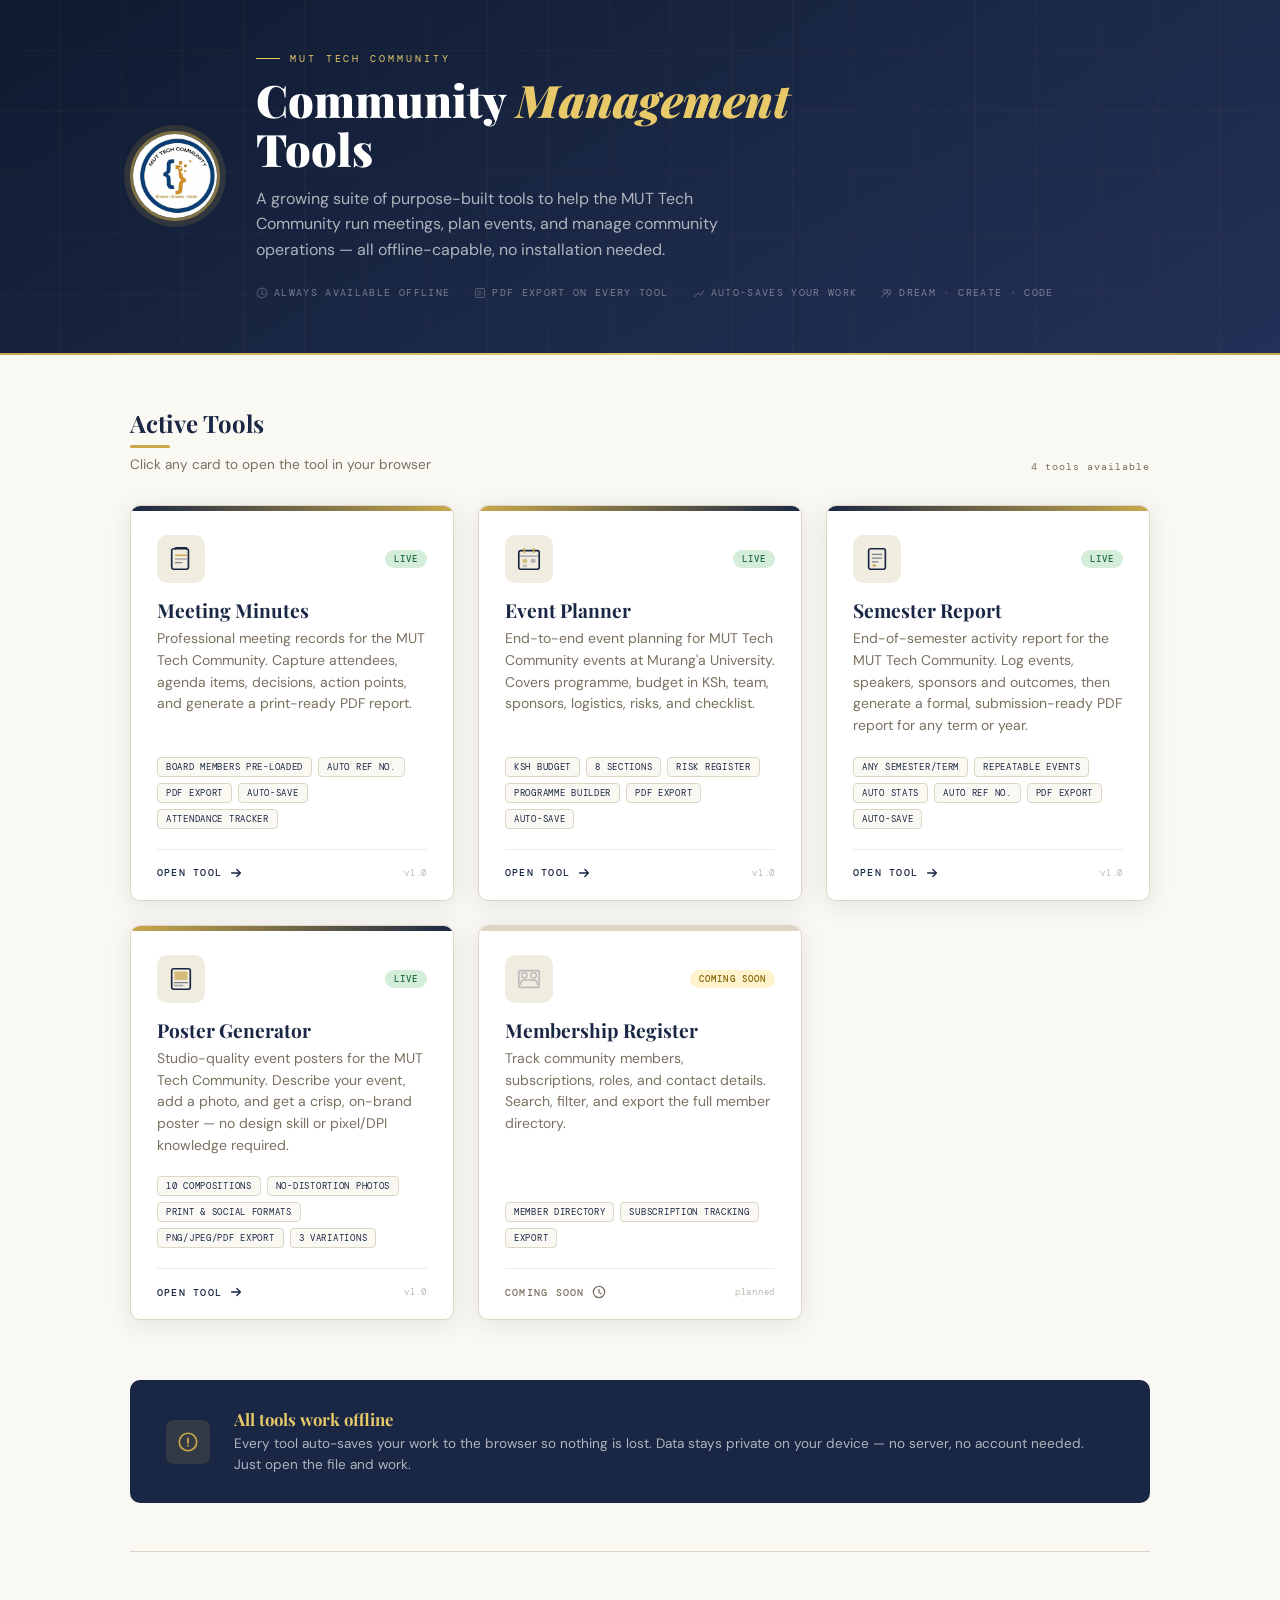
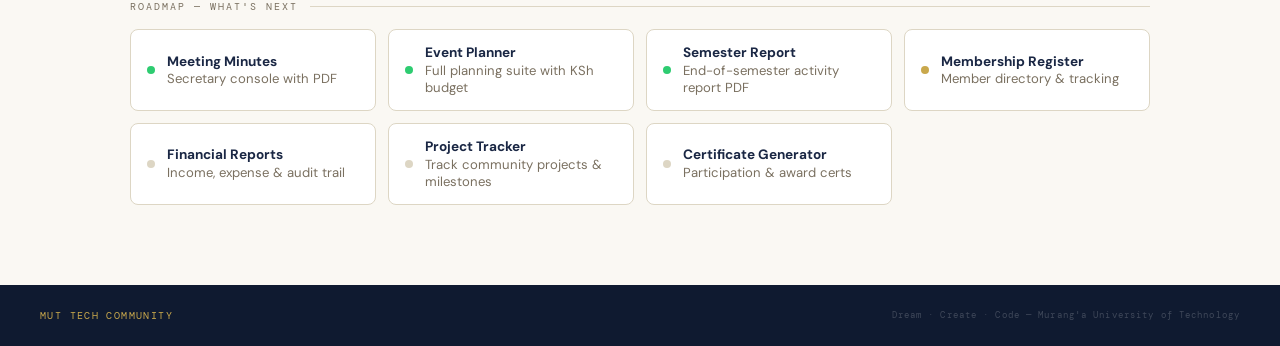
<file: index.html>
<!DOCTYPE html>
<html lang="en">
<head>
<meta charset="UTF-8"/>
<meta name="viewport" content="width=device-width, initial-scale=1.0"/>
<title>MUT Tech Community — Community Tools</title>
<link href="https://fonts.googleapis.com/css2?family=Playfair+Display:ital,wght@0,700;0,900;1,700&family=DM+Sans:wght@300;400;500;600&family=DM+Mono:wght@400;500&display=swap" rel="stylesheet"/>
<style>
*,*::before,*::after{box-sizing:border-box;margin:0;padding:0}

:root{
  --navy:#1a2744;
  --navy2:#243057;
  --navy3:#0f1a30;
  --gold:#c9a84c;
  --gold2:#e8c96a;
  --gold3:#f5dfa0;
  --cream:#faf8f3;
  --warm:#f0ece0;
  --border:#ddd6c4;
  --text:#1a1a1a;
  --muted:#7a7060;
  --white:#ffffff;
  --card-shadow:0 4px 24px rgba(26,39,68,0.10);
  --card-shadow-hover:0 12px 40px rgba(26,39,68,0.18);
}

html{scroll-behavior:smooth}

body{
  background:var(--cream);
  color:var(--text);
  font-family:'DM Sans',sans-serif;
  min-height:100vh;
  overflow-x:hidden;
}

/* ── HERO HEADER ── */
.hero{
  background:linear-gradient(150deg, var(--navy3) 0%, var(--navy) 50%, var(--navy2) 100%);
  color:var(--white);
  padding:0;
  position:relative;
  overflow:hidden;
}

/* Geometric background pattern */
.hero::before{
  content:'';
  position:absolute;
  inset:0;
  background-image:
    repeating-linear-gradient(0deg, transparent, transparent 60px, rgba(201,168,76,0.04) 60px, rgba(201,168,76,0.04) 61px),
    repeating-linear-gradient(90deg, transparent, transparent 60px, rgba(201,168,76,0.04) 60px, rgba(201,168,76,0.04) 61px);
  pointer-events:none;
}
.hero::after{
  content:'';
  position:absolute;
  bottom:-2px;left:0;right:0;height:4px;
  background:linear-gradient(90deg, var(--gold), var(--gold2), var(--gold));
}

.hero-inner{
  max-width:1100px;
  margin:0 auto;
  padding:52px 40px 56px;
  display:flex;
  align-items:center;
  gap:36px;
  position:relative;
  z-index:1;
}

.hero-logo-wrap{
  flex-shrink:0;
  width:90px;height:90px;
  border-radius:50%;
  border:3px solid rgba(201,168,76,0.6);
  overflow:hidden;
  box-shadow:0 0 0 6px rgba(201,168,76,0.15);
  animation:logoIn 0.7s cubic-bezier(.22,1,.36,1) both;
}
.hero-logo-wrap img{width:100%;height:100%;object-fit:cover}

@keyframes logoIn{from{opacity:0;transform:scale(0.7)}to{opacity:1;transform:scale(1)}}

.hero-text{animation:textIn 0.7s 0.12s cubic-bezier(.22,1,.36,1) both}
@keyframes textIn{from{opacity:0;transform:translateY(18px)}to{opacity:1;transform:translateY(0)}}

.hero-eyebrow{
  font-family:'DM Mono',monospace;
  font-size:0.65rem;
  letter-spacing:0.28em;
  text-transform:uppercase;
  color:var(--gold2);
  margin-bottom:10px;
  display:flex;
  align-items:center;
  gap:10px;
}
.hero-eyebrow::before{content:'';display:block;width:24px;height:1.5px;background:var(--gold2)}

.hero-title{
  font-family:'Playfair Display',serif;
  font-size:clamp(1.9rem,4vw,2.8rem);
  font-weight:900;
  line-height:1.1;
  margin-bottom:12px;
  color:var(--white);
}
.hero-title em{
  font-style:italic;
  color:var(--gold2);
}

.hero-tagline{
  font-size:1rem;
  color:rgba(255,255,255,0.65);
  max-width:520px;
  line-height:1.6;
  margin-bottom:24px;
}

.hero-meta{
  display:flex;
  gap:24px;
  flex-wrap:wrap;
}
.hero-meta-item{
  font-family:'DM Mono',monospace;
  font-size:0.6rem;
  letter-spacing:0.14em;
  text-transform:uppercase;
  color:rgba(255,255,255,0.4);
  display:flex;
  align-items:center;
  gap:6px;
}
.hero-meta-item svg{opacity:0.6}

/* ── MAIN CONTENT ── */
.content{
  max-width:1100px;
  margin:0 auto;
  padding:52px 40px 80px;
}

/* ── SECTION HEADER ── */
.section-header{
  margin-bottom:32px;
  display:flex;
  align-items:flex-end;
  justify-content:space-between;
  gap:16px;
}
.section-title{
  font-family:'Playfair Display',serif;
  font-size:1.5rem;
  font-weight:700;
  color:var(--navy);
  position:relative;
}
.section-title::after{
  content:'';
  display:block;
  margin-top:6px;
  width:40px;height:3px;
  background:var(--gold);
  border-radius:2px;
}
.section-sub{
  font-size:0.85rem;
  color:var(--muted);
  margin-top:8px;
  font-weight:400;
}
.section-count{
  font-family:'DM Mono',monospace;
  font-size:0.62rem;
  letter-spacing:0.1em;
  color:var(--muted);
  white-space:nowrap;
}

/* ── TOOLS GRID ── */
.tools-grid{
  display:grid;
  grid-template-columns:repeat(auto-fill, minmax(320px, 1fr));
  gap:24px;
  margin-bottom:60px;
}

/* ── TOOL CARD ── */
.tool-card{
  background:var(--white);
  border:1px solid var(--border);
  border-radius:10px;
  overflow:hidden;
  text-decoration:none;
  color:inherit;
  display:flex;
  flex-direction:column;
  box-shadow:var(--card-shadow);
  transition:transform 0.22s cubic-bezier(.22,1,.36,1), box-shadow 0.22s ease, border-color 0.22s ease;
  animation:cardIn 0.5s cubic-bezier(.22,1,.36,1) both;
}
.tool-card:hover{
  transform:translateY(-5px);
  box-shadow:var(--card-shadow-hover);
  border-color:var(--gold);
}

@keyframes cardIn{from{opacity:0;transform:translateY(24px)}to{opacity:1;transform:translateY(0)}}
.tool-card:nth-child(1){animation-delay:0.05s}
.tool-card:nth-child(2){animation-delay:0.12s}
.tool-card:nth-child(3){animation-delay:0.19s}
.tool-card:nth-child(4){animation-delay:0.26s}
.tool-card:nth-child(5){animation-delay:0.33s}
.tool-card:nth-child(6){animation-delay:0.40s}

.card-stripe{
  height:5px;
  background:linear-gradient(90deg, var(--navy), var(--gold));
}

.card-body{
  padding:24px 26px 20px;
  flex:1;
  display:flex;
  flex-direction:column;
}

.card-icon-row{
  display:flex;
  align-items:center;
  justify-content:space-between;
  margin-bottom:16px;
}

.card-icon{
  width:48px;height:48px;
  background:var(--warm);
  border-radius:10px;
  display:flex;
  align-items:center;
  justify-content:center;
  flex-shrink:0;
  transition:background 0.2s;
}
.tool-card:hover .card-icon{background:rgba(26,39,68,0.08)}

.card-status{
  font-family:'DM Mono',monospace;
  font-size:0.56rem;
  letter-spacing:0.12em;
  text-transform:uppercase;
  padding:3px 9px;
  border-radius:10px;
  font-weight:500;
}
.status-live{background:#d4edda;color:#1e6b3c}
.status-soon{background:#fff3cd;color:#856404}
.status-planned{background:var(--warm);color:var(--muted)}

.card-name{
  font-family:'Playfair Display',serif;
  font-size:1.2rem;
  font-weight:700;
  color:var(--navy);
  margin-bottom:6px;
  line-height:1.2;
}

.card-desc{
  font-size:0.875rem;
  color:var(--muted);
  line-height:1.55;
  flex:1;
  margin-bottom:20px;
}

.card-features{
  display:flex;
  flex-wrap:wrap;
  gap:6px;
  margin-bottom:20px;
}
.feature-tag{
  font-family:'DM Mono',monospace;
  font-size:0.56rem;
  letter-spacing:0.08em;
  text-transform:uppercase;
  background:var(--cream);
  border:1px solid var(--border);
  color:var(--navy);
  padding:3px 8px;
  border-radius:4px;
}

.card-footer{
  border-top:1px solid var(--warm);
  padding-top:16px;
  display:flex;
  align-items:center;
  justify-content:space-between;
}
.card-open-btn{
  font-family:'DM Mono',monospace;
  font-size:0.65rem;
  letter-spacing:0.12em;
  text-transform:uppercase;
  color:var(--navy);
  font-weight:500;
  display:flex;
  align-items:center;
  gap:7px;
  transition:gap 0.2s;
}
.tool-card:hover .card-open-btn{gap:11px}
.card-open-btn svg{transition:transform 0.2s}
.tool-card:hover .card-open-btn svg{transform:translateX(3px)}

.card-version{
  font-family:'DM Mono',monospace;
  font-size:0.55rem;
  color:rgba(122,112,96,0.5);
  letter-spacing:0.08em;
}

/* ── COMING SOON CARD ── */
.tool-card.coming-soon{
  opacity:0.6;
  pointer-events:none;
  cursor:default;
}
.tool-card.coming-soon:hover{
  transform:none;
  box-shadow:var(--card-shadow);
  border-color:var(--border);
}

/* ── DIVIDER ── */
.divider{
  border:none;
  border-top:1px solid var(--border);
  margin:48px 0;
}

/* ── INFO STRIP ── */
.info-strip{
  background:var(--navy);
  border-radius:10px;
  padding:28px 36px;
  display:flex;
  align-items:center;
  gap:24px;
  color:var(--white);
}
.info-strip-icon{
  width:44px;height:44px;flex-shrink:0;
  background:rgba(201,168,76,0.15);
  border-radius:8px;
  display:flex;align-items:center;justify-content:center;
}
.info-strip h3{
  font-family:'Playfair Display',serif;
  font-size:1.05rem;
  font-weight:700;
  margin-bottom:4px;
  color:var(--gold2);
}
.info-strip p{font-size:0.85rem;color:rgba(255,255,255,0.65);line-height:1.5}

/* ── ROADMAP ── */
.roadmap{
  margin-top:48px;
}
.roadmap-title{
  font-family:'DM Mono',monospace;
  font-size:0.62rem;
  letter-spacing:0.2em;
  text-transform:uppercase;
  color:var(--muted);
  margin-bottom:16px;
  display:flex;
  align-items:center;
  gap:12px;
}
.roadmap-title::after{content:'';flex:1;height:1px;background:var(--border)}

.roadmap-grid{
  display:grid;
  grid-template-columns:repeat(auto-fill,minmax(200px,1fr));
  gap:12px;
}
.roadmap-item{
  background:var(--white);
  border:1px solid var(--border);
  border-radius:8px;
  padding:14px 16px;
  display:flex;
  align-items:center;
  gap:12px;
}
.roadmap-dot{
  width:8px;height:8px;flex-shrink:0;
  border-radius:50%;
}
.dot-planned{background:var(--border)}
.dot-soon{background:var(--gold)}
.dot-live{background:#2ecc71}

.roadmap-label{
  font-size:0.82rem;
  color:var(--muted);
  line-height:1.3;
}
.roadmap-label strong{color:var(--navy);display:block;font-size:0.85rem}

/* ── FOOTER ── */
.site-footer{
  background:var(--navy3);
  color:rgba(255,255,255,0.4);
  padding:24px 40px;
  display:flex;
  align-items:center;
  justify-content:space-between;
  gap:16px;
  flex-wrap:wrap;
}
.footer-brand{
  font-family:'DM Mono',monospace;
  font-size:0.62rem;
  letter-spacing:0.14em;
  text-transform:uppercase;
  color:var(--gold);
}
.footer-tagline{
  font-family:'DM Mono',monospace;
  font-size:0.58rem;
  letter-spacing:0.12em;
  opacity:0.5;
}

/* ── RESPONSIVE ── */
@media(max-width:640px){
  .hero-inner{flex-direction:column;text-align:center;padding:36px 20px 40px}
  .hero-eyebrow{justify-content:center}
  .content{padding:36px 20px 60px}
  .tools-grid{grid-template-columns:1fr}
  .section-header{flex-direction:column;align-items:flex-start}
  .info-strip{flex-direction:column;text-align:center}
  .site-footer{flex-direction:column;text-align:center}
}
</style>
</head>
<body>

<!-- ═══════════════ HERO ═══════════════ -->
<header class="hero">
  <div class="hero-inner">
    <div class="hero-logo-wrap">
      <img src="[data-uri]" alt="MUT Tech Community Logo"/>
    </div>
    <div class="hero-text">
      <div class="hero-eyebrow">MUT Tech Community</div>
      <h1 class="hero-title">Community <em>Management</em><br/>Tools</h1>
      <p class="hero-tagline">A growing suite of purpose-built tools to help the MUT Tech Community run meetings, plan events, and manage community operations — all offline-capable, no installation needed.</p>
      <div class="hero-meta">
        <span class="hero-meta-item">
          <svg width="12" height="12" viewBox="0 0 16 16" fill="none"><circle cx="8" cy="8" r="6.5" stroke="currentColor" stroke-width="1.4"/><path d="M8 4v4.5l3 1.5" stroke="currentColor" stroke-width="1.4" stroke-linecap="round"/></svg>
          Always available offline
        </span>
        <span class="hero-meta-item">
          <svg width="12" height="12" viewBox="0 0 16 16" fill="none"><rect x="2" y="2" width="12" height="12" rx="2" stroke="currentColor" stroke-width="1.4"/><path d="M5 8h6M5 5.5h4M5 10.5h3" stroke="currentColor" stroke-width="1.3" stroke-linecap="round"/></svg>
          PDF export on every tool
        </span>
        <span class="hero-meta-item">
          <svg width="12" height="12" viewBox="0 0 16 16" fill="none"><path d="M2 13l5-5 3 3 4-6" stroke="currentColor" stroke-width="1.4" stroke-linecap="round" stroke-linejoin="round"/></svg>
          Auto-saves your work
        </span>
        <span class="hero-meta-item">
          <svg width="12" height="12" viewBox="0 0 16 16" fill="none"><circle cx="5.5" cy="6" r="2.5" stroke="currentColor" stroke-width="1.4"/><circle cx="10.5" cy="6" r="2.5" stroke="currentColor" stroke-width="1.4"/><path d="M1 14c0-2.5 2-4.5 4.5-4.5M8 14c0-2.5 2-4.5 4.5-4.5" stroke="currentColor" stroke-width="1.3" stroke-linecap="round"/></svg>
          Dream · Create · Code
        </span>
      </div>
    </div>
  </div>
</header>

<!-- ═══════════════ MAIN CONTENT ═══════════════ -->
<main class="content">

  <!-- Active Tools -->
  <div class="section-header">
    <div>
      <div class="section-title">Active Tools</div>
      <div class="section-sub">Click any card to open the tool in your browser</div>
    </div>
    <span class="section-count" id="tool-count">4 tools available</span>
  </div>

  <div class="tools-grid" id="tools-grid">

    <!-- ── MEETING MINUTES ── -->
    <a class="tool-card" href="meeting-minutes/index.html">
      <div class="card-stripe"></div>
      <div class="card-body">
        <div class="card-icon-row">
          <div class="card-icon">
            <svg width="26" height="26" viewBox="0 0 28 28" fill="none">
              <rect x="4" y="3" width="18" height="22" rx="2" stroke="#1a2744" stroke-width="1.8"/>
              <path d="M8 4V2.5A.5.5 0 018.5 2h11a.5.5 0 01.5.5V4" stroke="#1a2744" stroke-width="1.6"/>
              <line x1="8" y1="10" x2="20" y2="10" stroke="#c9a84c" stroke-width="1.5" stroke-linecap="round"/>
              <line x1="8" y1="14" x2="20" y2="14" stroke="#1a2744" stroke-width="1.3" stroke-linecap="round" opacity="0.5"/>
              <line x1="8" y1="18" x2="15" y2="18" stroke="#1a2744" stroke-width="1.3" stroke-linecap="round" opacity="0.5"/>
            </svg>
          </div>
          <span class="card-status status-live">Live</span>
        </div>
        <div class="card-name">Meeting Minutes</div>
        <div class="card-desc">Professional meeting records for the MUT Tech Community. Capture attendees, agenda items, decisions, action points, and generate a print-ready PDF report.</div>
        <div class="card-features">
          <span class="feature-tag">Board Members Pre-loaded</span>
          <span class="feature-tag">Auto Ref No.</span>
          <span class="feature-tag">PDF Export</span>
          <span class="feature-tag">Auto-save</span>
          <span class="feature-tag">Attendance Tracker</span>
        </div>
        <div class="card-footer">
          <span class="card-open-btn">
            Open Tool
            <svg width="14" height="14" viewBox="0 0 16 16" fill="none"><path d="M3 8h10M9 4l4 4-4 4" stroke="currentColor" stroke-width="1.6" stroke-linecap="round" stroke-linejoin="round"/></svg>
          </span>
          <span class="card-version">v1.0</span>
        </div>
      </div>
    </a>

    <!-- ── EVENT PLANNER ── -->
    <a class="tool-card" href="event-planner/index.html">
      <div class="card-stripe" style="background:linear-gradient(90deg,#c9a84c,#1a2744)"></div>
      <div class="card-body">
        <div class="card-icon-row">
          <div class="card-icon">
            <svg width="26" height="26" viewBox="0 0 28 28" fill="none">
              <rect x="3" y="5" width="22" height="20" rx="2" stroke="#1a2744" stroke-width="1.8"/>
              <path d="M9 3v4M19 3v4" stroke="#c9a84c" stroke-width="1.8" stroke-linecap="round"/>
              <line x1="3" y1="11" x2="25" y2="11" stroke="#1a2744" stroke-width="1.4" opacity="0.4"/>
              <rect x="7" y="14" width="5" height="4" rx="1" fill="#c9a84c" opacity="0.7"/>
              <rect x="16" y="14" width="5" height="4" rx="1" fill="#1a2744" opacity="0.3"/>
              <rect x="7" y="20" width="5" height="3" rx="1" fill="#1a2744" opacity="0.2"/>
            </svg>
          </div>
          <span class="card-status status-live">Live</span>
        </div>
        <div class="card-name">Event Planner</div>
        <div class="card-desc">End-to-end event planning for MUT Tech Community events at Murang'a University. Covers programme, budget in KSh, team, sponsors, logistics, risks, and checklist.</div>
        <div class="card-features">
          <span class="feature-tag">KSh Budget</span>
          <span class="feature-tag">8 Sections</span>
          <span class="feature-tag">Risk Register</span>
          <span class="feature-tag">Programme Builder</span>
          <span class="feature-tag">PDF Export</span>
          <span class="feature-tag">Auto-save</span>
        </div>
        <div class="card-footer">
          <span class="card-open-btn">
            Open Tool
            <svg width="14" height="14" viewBox="0 0 16 16" fill="none"><path d="M3 8h10M9 4l4 4-4 4" stroke="currentColor" stroke-width="1.6" stroke-linecap="round" stroke-linejoin="round"/></svg>
          </span>
          <span class="card-version">v1.0</span>
        </div>
      </div>
    </a>

    <!-- ── SEMESTER REPORT ── -->
    <a class="tool-card" href="semester-report/index.html">
      <div class="card-stripe" style="background:linear-gradient(90deg,#1a2744,#c9a84c)"></div>
      <div class="card-body">
        <div class="card-icon-row">
          <div class="card-icon">
            <svg width="26" height="26" viewBox="0 0 28 28" fill="none">
              <rect x="5" y="3" width="18" height="22" rx="2" stroke="#1a2744" stroke-width="1.8"/>
              <path d="M9 9h10M9 13h10M9 17h6" stroke="#1a2744" stroke-width="1.4" stroke-linecap="round" opacity="0.55"/>
              <rect x="9" y="20" width="4" height="2.2" rx="0.5" fill="#c9a84c"/>
            </svg>
          </div>
          <span class="card-status status-live">Live</span>
        </div>
        <div class="card-name">Semester Report</div>
        <div class="card-desc">End-of-semester activity report for the MUT Tech Community. Log events, speakers, sponsors and outcomes, then generate a formal, submission-ready PDF report for any term or year.</div>
        <div class="card-features">
          <span class="feature-tag">Any Semester/Term</span>
          <span class="feature-tag">Repeatable Events</span>
          <span class="feature-tag">Auto Stats</span>
          <span class="feature-tag">Auto Ref No.</span>
          <span class="feature-tag">PDF Export</span>
          <span class="feature-tag">Auto-save</span>
        </div>
        <div class="card-footer">
          <span class="card-open-btn">
            Open Tool
            <svg width="14" height="14" viewBox="0 0 16 16" fill="none"><path d="M3 8h10M9 4l4 4-4 4" stroke="currentColor" stroke-width="1.6" stroke-linecap="round" stroke-linejoin="round"/></svg>
          </span>
          <span class="card-version">v1.0</span>
        </div>
      </div>
    </a>

    <!-- ── POSTER GENERATOR ── -->
    <a class="tool-card" href="poster-generator/index.html">
      <div class="card-stripe" style="background:linear-gradient(90deg,#c9a84c,#1a2744)"></div>
      <div class="card-body">
        <div class="card-icon-row">
          <div class="card-icon">
            <svg width="26" height="26" viewBox="0 0 28 28" fill="none">
              <rect x="4" y="3" width="20" height="22" rx="2" stroke="#1a2744" stroke-width="1.8"/>
              <rect x="7" y="6" width="14" height="9" rx="1" fill="#c9a84c" opacity="0.7"/>
              <line x1="7" y1="18" x2="21" y2="18" stroke="#1a2744" stroke-width="1.4" stroke-linecap="round" opacity="0.55"/>
              <line x1="7" y1="21" x2="16" y2="21" stroke="#1a2744" stroke-width="1.4" stroke-linecap="round" opacity="0.35"/>
            </svg>
          </div>
          <span class="card-status status-live">Live</span>
        </div>
        <div class="card-name">Poster Generator</div>
        <div class="card-desc">Studio-quality event posters for the MUT Tech Community. Describe your event, add a photo, and get a crisp, on-brand poster — no design skill or pixel/DPI knowledge required.</div>
        <div class="card-features">
          <span class="feature-tag">10 Compositions</span>
          <span class="feature-tag">No-Distortion Photos</span>
          <span class="feature-tag">Print &amp; Social Formats</span>
          <span class="feature-tag">PNG/JPEG/PDF Export</span>
          <span class="feature-tag">3 Variations</span>
        </div>
        <div class="card-footer">
          <span class="card-open-btn">
            Open Tool
            <svg width="14" height="14" viewBox="0 0 16 16" fill="none"><path d="M3 8h10M9 4l4 4-4 4" stroke="currentColor" stroke-width="1.6" stroke-linecap="round" stroke-linejoin="round"/></svg>
          </span>
          <span class="card-version">v1.0</span>
        </div>
      </div>
    </a>

    <!-- ── COMING SOON PLACEHOLDER ── (example of how to add new tools) -->
    <div class="tool-card coming-soon" aria-disabled="true">
      <div class="card-stripe" style="background:var(--border)"></div>
      <div class="card-body">
        <div class="card-icon-row">
          <div class="card-icon">
            <svg width="26" height="26" viewBox="0 0 28 28" fill="none">
              <rect x="3" y="5" width="22" height="18" rx="2" stroke="#bbb" stroke-width="1.8"/>
              <circle cx="9" cy="10" r="3" stroke="#bbb" stroke-width="1.5"/>
              <circle cx="19" cy="10" r="3" stroke="#bbb" stroke-width="1.5"/>
              <path d="M5 20c0-3.3 1.8-5 4-5h10c2.2 0 4 1.7 4 5" stroke="#bbb" stroke-width="1.5" stroke-linecap="round"/>
            </svg>
          </div>
          <span class="card-status status-soon">Coming Soon</span>
        </div>
        <div class="card-name">Membership Register</div>
        <div class="card-desc">Track community members, subscriptions, roles, and contact details. Search, filter, and export the full member directory.</div>
        <div class="card-features">
          <span class="feature-tag">Member Directory</span>
          <span class="feature-tag">Subscription Tracking</span>
          <span class="feature-tag">Export</span>
        </div>
        <div class="card-footer">
          <span class="card-open-btn" style="color:var(--muted)">
            Coming Soon
            <svg width="14" height="14" viewBox="0 0 16 16" fill="none"><circle cx="8" cy="8" r="6.5" stroke="currentColor" stroke-width="1.4"/><path d="M8 5v3.5l2.5 1.5" stroke="currentColor" stroke-width="1.4" stroke-linecap="round"/></svg>
          </span>
          <span class="card-version">planned</span>
        </div>
      </div>
    </div>

  </div><!-- end tools-grid -->

  <!-- Info strip -->
  <div class="info-strip">
    <div class="info-strip-icon">
      <svg width="22" height="22" viewBox="0 0 24 24" fill="none">
        <circle cx="12" cy="12" r="9.5" stroke="#c9a84c" stroke-width="1.8"/>
        <path d="M12 8v5" stroke="#c9a84c" stroke-width="2" stroke-linecap="round"/>
        <circle cx="12" cy="16" r="1" fill="#c9a84c"/>
      </svg>
    </div>
    <div>
      <h3>All tools work offline</h3>
      <p>Every tool auto-saves your work to the browser so nothing is lost. Data stays private on your device — no server, no account needed. Just open the file and work.</p>
    </div>
  </div>

  <hr class="divider"/>

  <!-- Roadmap -->
  <div class="roadmap">
    <div class="roadmap-title">Roadmap — What's Next</div>
    <div class="roadmap-grid">
      <div class="roadmap-item"><span class="roadmap-dot dot-live"></span><div class="roadmap-label"><strong>Meeting Minutes</strong>Secretary console with PDF</div></div>
      <div class="roadmap-item"><span class="roadmap-dot dot-live"></span><div class="roadmap-label"><strong>Event Planner</strong>Full planning suite with KSh budget</div></div>
      <div class="roadmap-item"><span class="roadmap-dot dot-live"></span><div class="roadmap-label"><strong>Semester Report</strong>End-of-semester activity report PDF</div></div>
      <div class="roadmap-item"><span class="roadmap-dot dot-soon"></span><div class="roadmap-label"><strong>Membership Register</strong>Member directory & tracking</div></div>
      <div class="roadmap-item"><span class="roadmap-dot dot-planned"></span><div class="roadmap-label"><strong>Financial Reports</strong>Income, expense & audit trail</div></div>
      <div class="roadmap-item"><span class="roadmap-dot dot-planned"></span><div class="roadmap-label"><strong>Project Tracker</strong>Track community projects & milestones</div></div>
      <div class="roadmap-item"><span class="roadmap-dot dot-planned"></span><div class="roadmap-label"><strong>Certificate Generator</strong>Participation & award certs</div></div>
    </div>
  </div>

</main>

<!-- ═══════════════ FOOTER ═══════════════ -->
<footer class="site-footer">
  <span class="footer-brand">MUT Tech Community</span>
  <span class="footer-tagline">Dream · Create · Code — Murang'a University of Technology</span>
</footer>

</body>
</html>
</file>
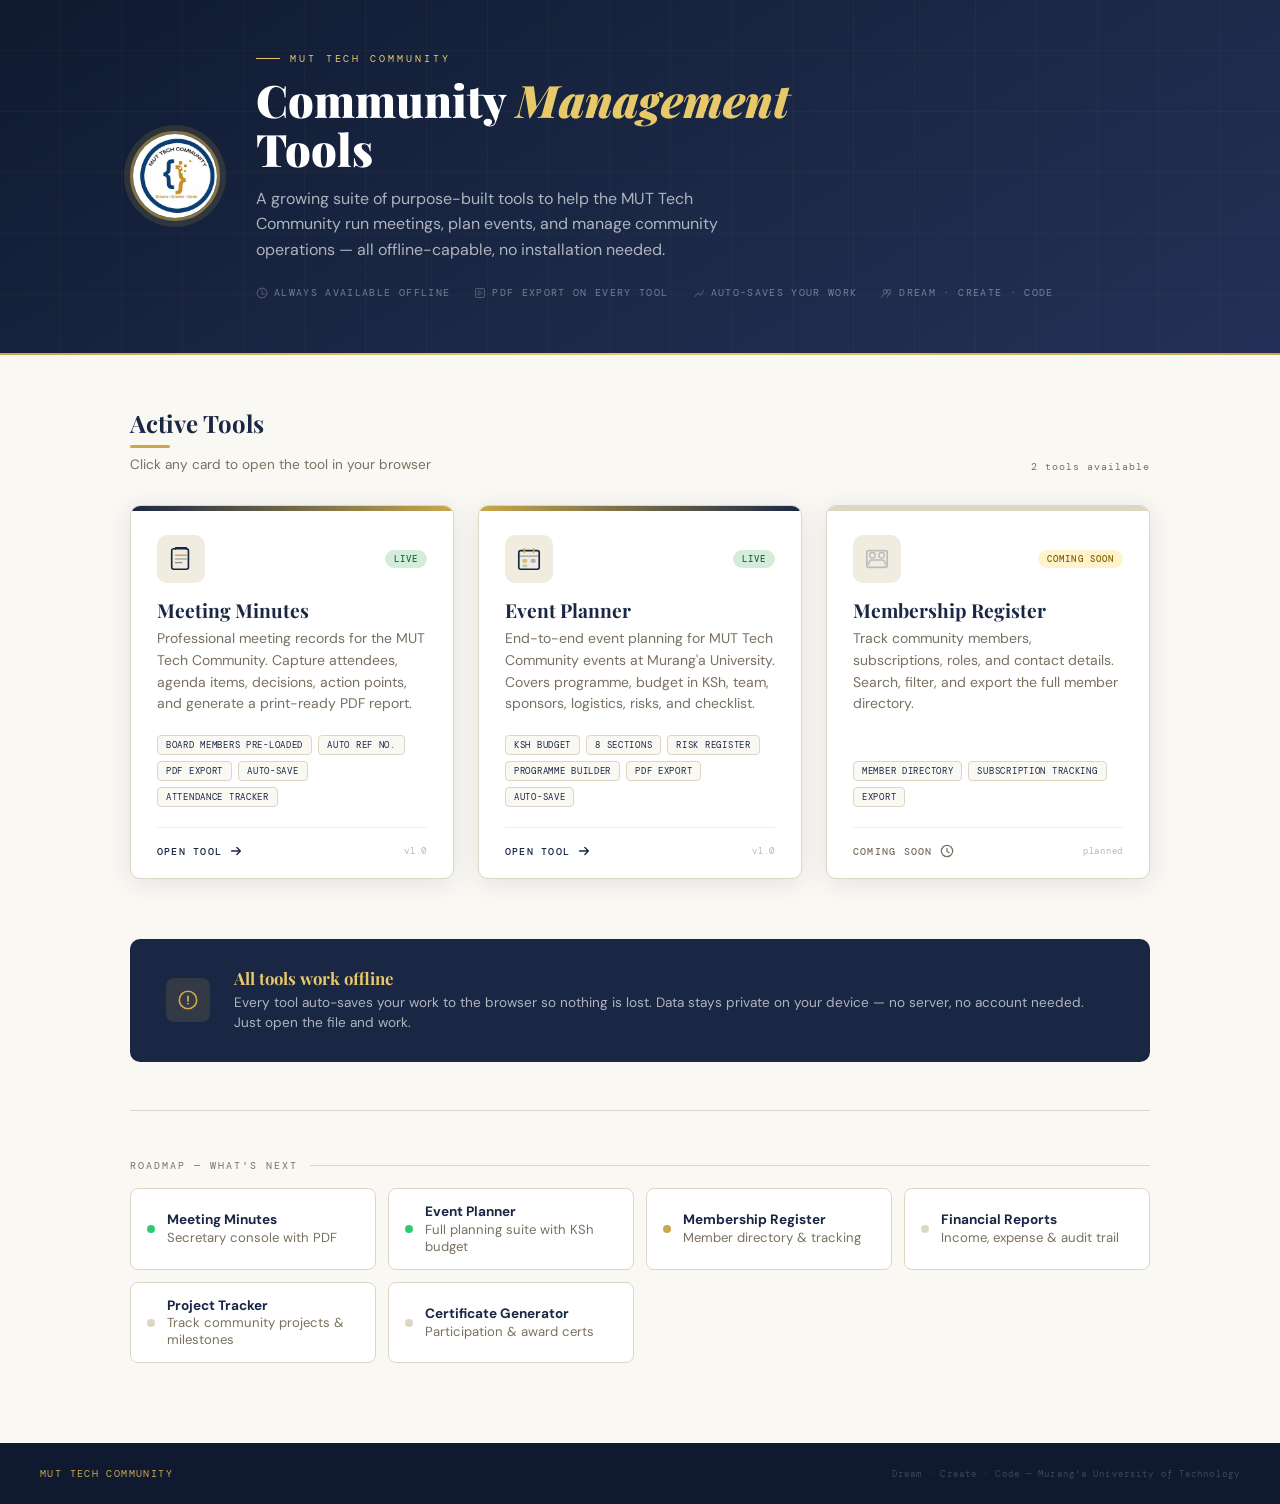
<file: index.html.html>
<!DOCTYPE html>
<html lang="en">
<head>
<meta charset="UTF-8"/>
<meta name="viewport" content="width=device-width, initial-scale=1.0"/>
<title>MUT Tech Community — Community Tools</title>
<link href="https://fonts.googleapis.com/css2?family=Playfair+Display:ital,wght@0,700;0,900;1,700&family=DM+Sans:wght@300;400;500;600&family=DM+Mono:wght@400;500&display=swap" rel="stylesheet"/>
<style>
*,*::before,*::after{box-sizing:border-box;margin:0;padding:0}

:root{
  --navy:#1a2744;
  --navy2:#243057;
  --navy3:#0f1a30;
  --gold:#c9a84c;
  --gold2:#e8c96a;
  --gold3:#f5dfa0;
  --cream:#faf8f3;
  --warm:#f0ece0;
  --border:#ddd6c4;
  --text:#1a1a1a;
  --muted:#7a7060;
  --white:#ffffff;
  --card-shadow:0 4px 24px rgba(26,39,68,0.10);
  --card-shadow-hover:0 12px 40px rgba(26,39,68,0.18);
}

html{scroll-behavior:smooth}

body{
  background:var(--cream);
  color:var(--text);
  font-family:'DM Sans',sans-serif;
  min-height:100vh;
  overflow-x:hidden;
}

/* ── HERO HEADER ── */
.hero{
  background:linear-gradient(150deg, var(--navy3) 0%, var(--navy) 50%, var(--navy2) 100%);
  color:var(--white);
  padding:0;
  position:relative;
  overflow:hidden;
}

/* Geometric background pattern */
.hero::before{
  content:'';
  position:absolute;
  inset:0;
  background-image:
    repeating-linear-gradient(0deg, transparent, transparent 60px, rgba(201,168,76,0.04) 60px, rgba(201,168,76,0.04) 61px),
    repeating-linear-gradient(90deg, transparent, transparent 60px, rgba(201,168,76,0.04) 60px, rgba(201,168,76,0.04) 61px);
  pointer-events:none;
}
.hero::after{
  content:'';
  position:absolute;
  bottom:-2px;left:0;right:0;height:4px;
  background:linear-gradient(90deg, var(--gold), var(--gold2), var(--gold));
}

.hero-inner{
  max-width:1100px;
  margin:0 auto;
  padding:52px 40px 56px;
  display:flex;
  align-items:center;
  gap:36px;
  position:relative;
  z-index:1;
}

.hero-logo-wrap{
  flex-shrink:0;
  width:90px;height:90px;
  border-radius:50%;
  border:3px solid rgba(201,168,76,0.6);
  overflow:hidden;
  box-shadow:0 0 0 6px rgba(201,168,76,0.15);
  animation:logoIn 0.7s cubic-bezier(.22,1,.36,1) both;
}
.hero-logo-wrap img{width:100%;height:100%;object-fit:cover}

@keyframes logoIn{from{opacity:0;transform:scale(0.7)}to{opacity:1;transform:scale(1)}}

.hero-text{animation:textIn 0.7s 0.12s cubic-bezier(.22,1,.36,1) both}
@keyframes textIn{from{opacity:0;transform:translateY(18px)}to{opacity:1;transform:translateY(0)}}

.hero-eyebrow{
  font-family:'DM Mono',monospace;
  font-size:0.65rem;
  letter-spacing:0.28em;
  text-transform:uppercase;
  color:var(--gold2);
  margin-bottom:10px;
  display:flex;
  align-items:center;
  gap:10px;
}
.hero-eyebrow::before{content:'';display:block;width:24px;height:1.5px;background:var(--gold2)}

.hero-title{
  font-family:'Playfair Display',serif;
  font-size:clamp(1.9rem,4vw,2.8rem);
  font-weight:900;
  line-height:1.1;
  margin-bottom:12px;
  color:var(--white);
}
.hero-title em{
  font-style:italic;
  color:var(--gold2);
}

.hero-tagline{
  font-size:1rem;
  color:rgba(255,255,255,0.65);
  max-width:520px;
  line-height:1.6;
  margin-bottom:24px;
}

.hero-meta{
  display:flex;
  gap:24px;
  flex-wrap:wrap;
}
.hero-meta-item{
  font-family:'DM Mono',monospace;
  font-size:0.6rem;
  letter-spacing:0.14em;
  text-transform:uppercase;
  color:rgba(255,255,255,0.4);
  display:flex;
  align-items:center;
  gap:6px;
}
.hero-meta-item svg{opacity:0.6}

/* ── MAIN CONTENT ── */
.content{
  max-width:1100px;
  margin:0 auto;
  padding:52px 40px 80px;
}

/* ── SECTION HEADER ── */
.section-header{
  margin-bottom:32px;
  display:flex;
  align-items:flex-end;
  justify-content:space-between;
  gap:16px;
}
.section-title{
  font-family:'Playfair Display',serif;
  font-size:1.5rem;
  font-weight:700;
  color:var(--navy);
  position:relative;
}
.section-title::after{
  content:'';
  display:block;
  margin-top:6px;
  width:40px;height:3px;
  background:var(--gold);
  border-radius:2px;
}
.section-sub{
  font-size:0.85rem;
  color:var(--muted);
  margin-top:8px;
  font-weight:400;
}
.section-count{
  font-family:'DM Mono',monospace;
  font-size:0.62rem;
  letter-spacing:0.1em;
  color:var(--muted);
  white-space:nowrap;
}

/* ── TOOLS GRID ── */
.tools-grid{
  display:grid;
  grid-template-columns:repeat(auto-fill, minmax(320px, 1fr));
  gap:24px;
  margin-bottom:60px;
}

/* ── TOOL CARD ── */
.tool-card{
  background:var(--white);
  border:1px solid var(--border);
  border-radius:10px;
  overflow:hidden;
  text-decoration:none;
  color:inherit;
  display:flex;
  flex-direction:column;
  box-shadow:var(--card-shadow);
  transition:transform 0.22s cubic-bezier(.22,1,.36,1), box-shadow 0.22s ease, border-color 0.22s ease;
  animation:cardIn 0.5s cubic-bezier(.22,1,.36,1) both;
}
.tool-card:hover{
  transform:translateY(-5px);
  box-shadow:var(--card-shadow-hover);
  border-color:var(--gold);
}

@keyframes cardIn{from{opacity:0;transform:translateY(24px)}to{opacity:1;transform:translateY(0)}}
.tool-card:nth-child(1){animation-delay:0.05s}
.tool-card:nth-child(2){animation-delay:0.12s}
.tool-card:nth-child(3){animation-delay:0.19s}
.tool-card:nth-child(4){animation-delay:0.26s}
.tool-card:nth-child(5){animation-delay:0.33s}
.tool-card:nth-child(6){animation-delay:0.40s}

.card-stripe{
  height:5px;
  background:linear-gradient(90deg, var(--navy), var(--gold));
}

.card-body{
  padding:24px 26px 20px;
  flex:1;
  display:flex;
  flex-direction:column;
}

.card-icon-row{
  display:flex;
  align-items:center;
  justify-content:space-between;
  margin-bottom:16px;
}

.card-icon{
  width:48px;height:48px;
  background:var(--warm);
  border-radius:10px;
  display:flex;
  align-items:center;
  justify-content:center;
  flex-shrink:0;
  transition:background 0.2s;
}
.tool-card:hover .card-icon{background:rgba(26,39,68,0.08)}

.card-status{
  font-family:'DM Mono',monospace;
  font-size:0.56rem;
  letter-spacing:0.12em;
  text-transform:uppercase;
  padding:3px 9px;
  border-radius:10px;
  font-weight:500;
}
.status-live{background:#d4edda;color:#1e6b3c}
.status-soon{background:#fff3cd;color:#856404}
.status-planned{background:var(--warm);color:var(--muted)}

.card-name{
  font-family:'Playfair Display',serif;
  font-size:1.2rem;
  font-weight:700;
  color:var(--navy);
  margin-bottom:6px;
  line-height:1.2;
}

.card-desc{
  font-size:0.875rem;
  color:var(--muted);
  line-height:1.55;
  flex:1;
  margin-bottom:20px;
}

.card-features{
  display:flex;
  flex-wrap:wrap;
  gap:6px;
  margin-bottom:20px;
}
.feature-tag{
  font-family:'DM Mono',monospace;
  font-size:0.56rem;
  letter-spacing:0.08em;
  text-transform:uppercase;
  background:var(--cream);
  border:1px solid var(--border);
  color:var(--navy);
  padding:3px 8px;
  border-radius:4px;
}

.card-footer{
  border-top:1px solid var(--warm);
  padding-top:16px;
  display:flex;
  align-items:center;
  justify-content:space-between;
}
.card-open-btn{
  font-family:'DM Mono',monospace;
  font-size:0.65rem;
  letter-spacing:0.12em;
  text-transform:uppercase;
  color:var(--navy);
  font-weight:500;
  display:flex;
  align-items:center;
  gap:7px;
  transition:gap 0.2s;
}
.tool-card:hover .card-open-btn{gap:11px}
.card-open-btn svg{transition:transform 0.2s}
.tool-card:hover .card-open-btn svg{transform:translateX(3px)}

.card-version{
  font-family:'DM Mono',monospace;
  font-size:0.55rem;
  color:rgba(122,112,96,0.5);
  letter-spacing:0.08em;
}

/* ── COMING SOON CARD ── */
.tool-card.coming-soon{
  opacity:0.6;
  pointer-events:none;
  cursor:default;
}
.tool-card.coming-soon:hover{
  transform:none;
  box-shadow:var(--card-shadow);
  border-color:var(--border);
}

/* ── DIVIDER ── */
.divider{
  border:none;
  border-top:1px solid var(--border);
  margin:48px 0;
}

/* ── INFO STRIP ── */
.info-strip{
  background:var(--navy);
  border-radius:10px;
  padding:28px 36px;
  display:flex;
  align-items:center;
  gap:24px;
  color:var(--white);
}
.info-strip-icon{
  width:44px;height:44px;flex-shrink:0;
  background:rgba(201,168,76,0.15);
  border-radius:8px;
  display:flex;align-items:center;justify-content:center;
}
.info-strip h3{
  font-family:'Playfair Display',serif;
  font-size:1.05rem;
  font-weight:700;
  margin-bottom:4px;
  color:var(--gold2);
}
.info-strip p{font-size:0.85rem;color:rgba(255,255,255,0.65);line-height:1.5}

/* ── ROADMAP ── */
.roadmap{
  margin-top:48px;
}
.roadmap-title{
  font-family:'DM Mono',monospace;
  font-size:0.62rem;
  letter-spacing:0.2em;
  text-transform:uppercase;
  color:var(--muted);
  margin-bottom:16px;
  display:flex;
  align-items:center;
  gap:12px;
}
.roadmap-title::after{content:'';flex:1;height:1px;background:var(--border)}

.roadmap-grid{
  display:grid;
  grid-template-columns:repeat(auto-fill,minmax(200px,1fr));
  gap:12px;
}
.roadmap-item{
  background:var(--white);
  border:1px solid var(--border);
  border-radius:8px;
  padding:14px 16px;
  display:flex;
  align-items:center;
  gap:12px;
}
.roadmap-dot{
  width:8px;height:8px;flex-shrink:0;
  border-radius:50%;
}
.dot-planned{background:var(--border)}
.dot-soon{background:var(--gold)}
.dot-live{background:#2ecc71}

.roadmap-label{
  font-size:0.82rem;
  color:var(--muted);
  line-height:1.3;
}
.roadmap-label strong{color:var(--navy);display:block;font-size:0.85rem}

/* ── FOOTER ── */
.site-footer{
  background:var(--navy3);
  color:rgba(255,255,255,0.4);
  padding:24px 40px;
  display:flex;
  align-items:center;
  justify-content:space-between;
  gap:16px;
  flex-wrap:wrap;
}
.footer-brand{
  font-family:'DM Mono',monospace;
  font-size:0.62rem;
  letter-spacing:0.14em;
  text-transform:uppercase;
  color:var(--gold);
}
.footer-tagline{
  font-family:'DM Mono',monospace;
  font-size:0.58rem;
  letter-spacing:0.12em;
  opacity:0.5;
}

/* ── RESPONSIVE ── */
@media(max-width:640px){
  .hero-inner{flex-direction:column;text-align:center;padding:36px 20px 40px}
  .hero-eyebrow{justify-content:center}
  .content{padding:36px 20px 60px}
  .tools-grid{grid-template-columns:1fr}
  .section-header{flex-direction:column;align-items:flex-start}
  .info-strip{flex-direction:column;text-align:center}
  .site-footer{flex-direction:column;text-align:center}
}
</style>
</head>
<body>

<!-- ═══════════════ HERO ═══════════════ -->
<header class="hero">
  <div class="hero-inner">
    <div class="hero-logo-wrap">
      <img src="[data-uri]" alt="MUT Tech Community Logo"/>
    </div>
    <div class="hero-text">
      <div class="hero-eyebrow">MUT Tech Community</div>
      <h1 class="hero-title">Community <em>Management</em><br/>Tools</h1>
      <p class="hero-tagline">A growing suite of purpose-built tools to help the MUT Tech Community run meetings, plan events, and manage community operations — all offline-capable, no installation needed.</p>
      <div class="hero-meta">
        <span class="hero-meta-item">
          <svg width="12" height="12" viewBox="0 0 16 16" fill="none"><circle cx="8" cy="8" r="6.5" stroke="currentColor" stroke-width="1.4"/><path d="M8 4v4.5l3 1.5" stroke="currentColor" stroke-width="1.4" stroke-linecap="round"/></svg>
          Always available offline
        </span>
        <span class="hero-meta-item">
          <svg width="12" height="12" viewBox="0 0 16 16" fill="none"><rect x="2" y="2" width="12" height="12" rx="2" stroke="currentColor" stroke-width="1.4"/><path d="M5 8h6M5 5.5h4M5 10.5h3" stroke="currentColor" stroke-width="1.3" stroke-linecap="round"/></svg>
          PDF export on every tool
        </span>
        <span class="hero-meta-item">
          <svg width="12" height="12" viewBox="0 0 16 16" fill="none"><path d="M2 13l5-5 3 3 4-6" stroke="currentColor" stroke-width="1.4" stroke-linecap="round" stroke-linejoin="round"/></svg>
          Auto-saves your work
        </span>
        <span class="hero-meta-item">
          <svg width="12" height="12" viewBox="0 0 16 16" fill="none"><circle cx="5.5" cy="6" r="2.5" stroke="currentColor" stroke-width="1.4"/><circle cx="10.5" cy="6" r="2.5" stroke="currentColor" stroke-width="1.4"/><path d="M1 14c0-2.5 2-4.5 4.5-4.5M8 14c0-2.5 2-4.5 4.5-4.5" stroke="currentColor" stroke-width="1.3" stroke-linecap="round"/></svg>
          Dream · Create · Code
        </span>
      </div>
    </div>
  </div>
</header>

<!-- ═══════════════ MAIN CONTENT ═══════════════ -->
<main class="content">

  <!-- Active Tools -->
  <div class="section-header">
    <div>
      <div class="section-title">Active Tools</div>
      <div class="section-sub">Click any card to open the tool in your browser</div>
    </div>
    <span class="section-count" id="tool-count">2 tools available</span>
  </div>

  <div class="tools-grid" id="tools-grid">

    <!-- ── MEETING MINUTES ── -->
    <a class="tool-card" href="meeting-minutes/index.html">
      <div class="card-stripe"></div>
      <div class="card-body">
        <div class="card-icon-row">
          <div class="card-icon">
            <svg width="26" height="26" viewBox="0 0 28 28" fill="none">
              <rect x="4" y="3" width="18" height="22" rx="2" stroke="#1a2744" stroke-width="1.8"/>
              <path d="M8 4V2.5A.5.5 0 018.5 2h11a.5.5 0 01.5.5V4" stroke="#1a2744" stroke-width="1.6"/>
              <line x1="8" y1="10" x2="20" y2="10" stroke="#c9a84c" stroke-width="1.5" stroke-linecap="round"/>
              <line x1="8" y1="14" x2="20" y2="14" stroke="#1a2744" stroke-width="1.3" stroke-linecap="round" opacity="0.5"/>
              <line x1="8" y1="18" x2="15" y2="18" stroke="#1a2744" stroke-width="1.3" stroke-linecap="round" opacity="0.5"/>
            </svg>
          </div>
          <span class="card-status status-live">Live</span>
        </div>
        <div class="card-name">Meeting Minutes</div>
        <div class="card-desc">Professional meeting records for the MUT Tech Community. Capture attendees, agenda items, decisions, action points, and generate a print-ready PDF report.</div>
        <div class="card-features">
          <span class="feature-tag">Board Members Pre-loaded</span>
          <span class="feature-tag">Auto Ref No.</span>
          <span class="feature-tag">PDF Export</span>
          <span class="feature-tag">Auto-save</span>
          <span class="feature-tag">Attendance Tracker</span>
        </div>
        <div class="card-footer">
          <span class="card-open-btn">
            Open Tool
            <svg width="14" height="14" viewBox="0 0 16 16" fill="none"><path d="M3 8h10M9 4l4 4-4 4" stroke="currentColor" stroke-width="1.6" stroke-linecap="round" stroke-linejoin="round"/></svg>
          </span>
          <span class="card-version">v1.0</span>
        </div>
      </div>
    </a>

    <!-- ── EVENT PLANNER ── -->
    <a class="tool-card" href="event-planner/index.html">
      <div class="card-stripe" style="background:linear-gradient(90deg,#c9a84c,#1a2744)"></div>
      <div class="card-body">
        <div class="card-icon-row">
          <div class="card-icon">
            <svg width="26" height="26" viewBox="0 0 28 28" fill="none">
              <rect x="3" y="5" width="22" height="20" rx="2" stroke="#1a2744" stroke-width="1.8"/>
              <path d="M9 3v4M19 3v4" stroke="#c9a84c" stroke-width="1.8" stroke-linecap="round"/>
              <line x1="3" y1="11" x2="25" y2="11" stroke="#1a2744" stroke-width="1.4" opacity="0.4"/>
              <rect x="7" y="14" width="5" height="4" rx="1" fill="#c9a84c" opacity="0.7"/>
              <rect x="16" y="14" width="5" height="4" rx="1" fill="#1a2744" opacity="0.3"/>
              <rect x="7" y="20" width="5" height="3" rx="1" fill="#1a2744" opacity="0.2"/>
            </svg>
          </div>
          <span class="card-status status-live">Live</span>
        </div>
        <div class="card-name">Event Planner</div>
        <div class="card-desc">End-to-end event planning for MUT Tech Community events at Murang'a University. Covers programme, budget in KSh, team, sponsors, logistics, risks, and checklist.</div>
        <div class="card-features">
          <span class="feature-tag">KSh Budget</span>
          <span class="feature-tag">8 Sections</span>
          <span class="feature-tag">Risk Register</span>
          <span class="feature-tag">Programme Builder</span>
          <span class="feature-tag">PDF Export</span>
          <span class="feature-tag">Auto-save</span>
        </div>
        <div class="card-footer">
          <span class="card-open-btn">
            Open Tool
            <svg width="14" height="14" viewBox="0 0 16 16" fill="none"><path d="M3 8h10M9 4l4 4-4 4" stroke="currentColor" stroke-width="1.6" stroke-linecap="round" stroke-linejoin="round"/></svg>
          </span>
          <span class="card-version">v1.0</span>
        </div>
      </div>
    </a>

    <!-- ── COMING SOON PLACEHOLDER ── (example of how to add new tools) -->
    <div class="tool-card coming-soon" aria-disabled="true">
      <div class="card-stripe" style="background:var(--border)"></div>
      <div class="card-body">
        <div class="card-icon-row">
          <div class="card-icon">
            <svg width="26" height="26" viewBox="0 0 28 28" fill="none">
              <rect x="3" y="5" width="22" height="18" rx="2" stroke="#bbb" stroke-width="1.8"/>
              <circle cx="9" cy="10" r="3" stroke="#bbb" stroke-width="1.5"/>
              <circle cx="19" cy="10" r="3" stroke="#bbb" stroke-width="1.5"/>
              <path d="M5 20c0-3.3 1.8-5 4-5h10c2.2 0 4 1.7 4 5" stroke="#bbb" stroke-width="1.5" stroke-linecap="round"/>
            </svg>
          </div>
          <span class="card-status status-soon">Coming Soon</span>
        </div>
        <div class="card-name">Membership Register</div>
        <div class="card-desc">Track community members, subscriptions, roles, and contact details. Search, filter, and export the full member directory.</div>
        <div class="card-features">
          <span class="feature-tag">Member Directory</span>
          <span class="feature-tag">Subscription Tracking</span>
          <span class="feature-tag">Export</span>
        </div>
        <div class="card-footer">
          <span class="card-open-btn" style="color:var(--muted)">
            Coming Soon
            <svg width="14" height="14" viewBox="0 0 16 16" fill="none"><circle cx="8" cy="8" r="6.5" stroke="currentColor" stroke-width="1.4"/><path d="M8 5v3.5l2.5 1.5" stroke="currentColor" stroke-width="1.4" stroke-linecap="round"/></svg>
          </span>
          <span class="card-version">planned</span>
        </div>
      </div>
    </div>

  </div><!-- end tools-grid -->

  <!-- Info strip -->
  <div class="info-strip">
    <div class="info-strip-icon">
      <svg width="22" height="22" viewBox="0 0 24 24" fill="none">
        <circle cx="12" cy="12" r="9.5" stroke="#c9a84c" stroke-width="1.8"/>
        <path d="M12 8v5" stroke="#c9a84c" stroke-width="2" stroke-linecap="round"/>
        <circle cx="12" cy="16" r="1" fill="#c9a84c"/>
      </svg>
    </div>
    <div>
      <h3>All tools work offline</h3>
      <p>Every tool auto-saves your work to the browser so nothing is lost. Data stays private on your device — no server, no account needed. Just open the file and work.</p>
    </div>
  </div>

  <hr class="divider"/>

  <!-- Roadmap -->
  <div class="roadmap">
    <div class="roadmap-title">Roadmap — What's Next</div>
    <div class="roadmap-grid">
      <div class="roadmap-item"><span class="roadmap-dot dot-live"></span><div class="roadmap-label"><strong>Meeting Minutes</strong>Secretary console with PDF</div></div>
      <div class="roadmap-item"><span class="roadmap-dot dot-live"></span><div class="roadmap-label"><strong>Event Planner</strong>Full planning suite with KSh budget</div></div>
      <div class="roadmap-item"><span class="roadmap-dot dot-soon"></span><div class="roadmap-label"><strong>Membership Register</strong>Member directory & tracking</div></div>
      <div class="roadmap-item"><span class="roadmap-dot dot-planned"></span><div class="roadmap-label"><strong>Financial Reports</strong>Income, expense & audit trail</div></div>
      <div class="roadmap-item"><span class="roadmap-dot dot-planned"></span><div class="roadmap-label"><strong>Project Tracker</strong>Track community projects & milestones</div></div>
      <div class="roadmap-item"><span class="roadmap-dot dot-planned"></span><div class="roadmap-label"><strong>Certificate Generator</strong>Participation & award certs</div></div>
    </div>
  </div>

</main>

<!-- ═══════════════ FOOTER ═══════════════ -->
<footer class="site-footer">
  <span class="footer-brand">MUT Tech Community</span>
  <span class="footer-tagline">Dream · Create · Code — Murang'a University of Technology</span>
</footer>

</body>
</html>
</file>
